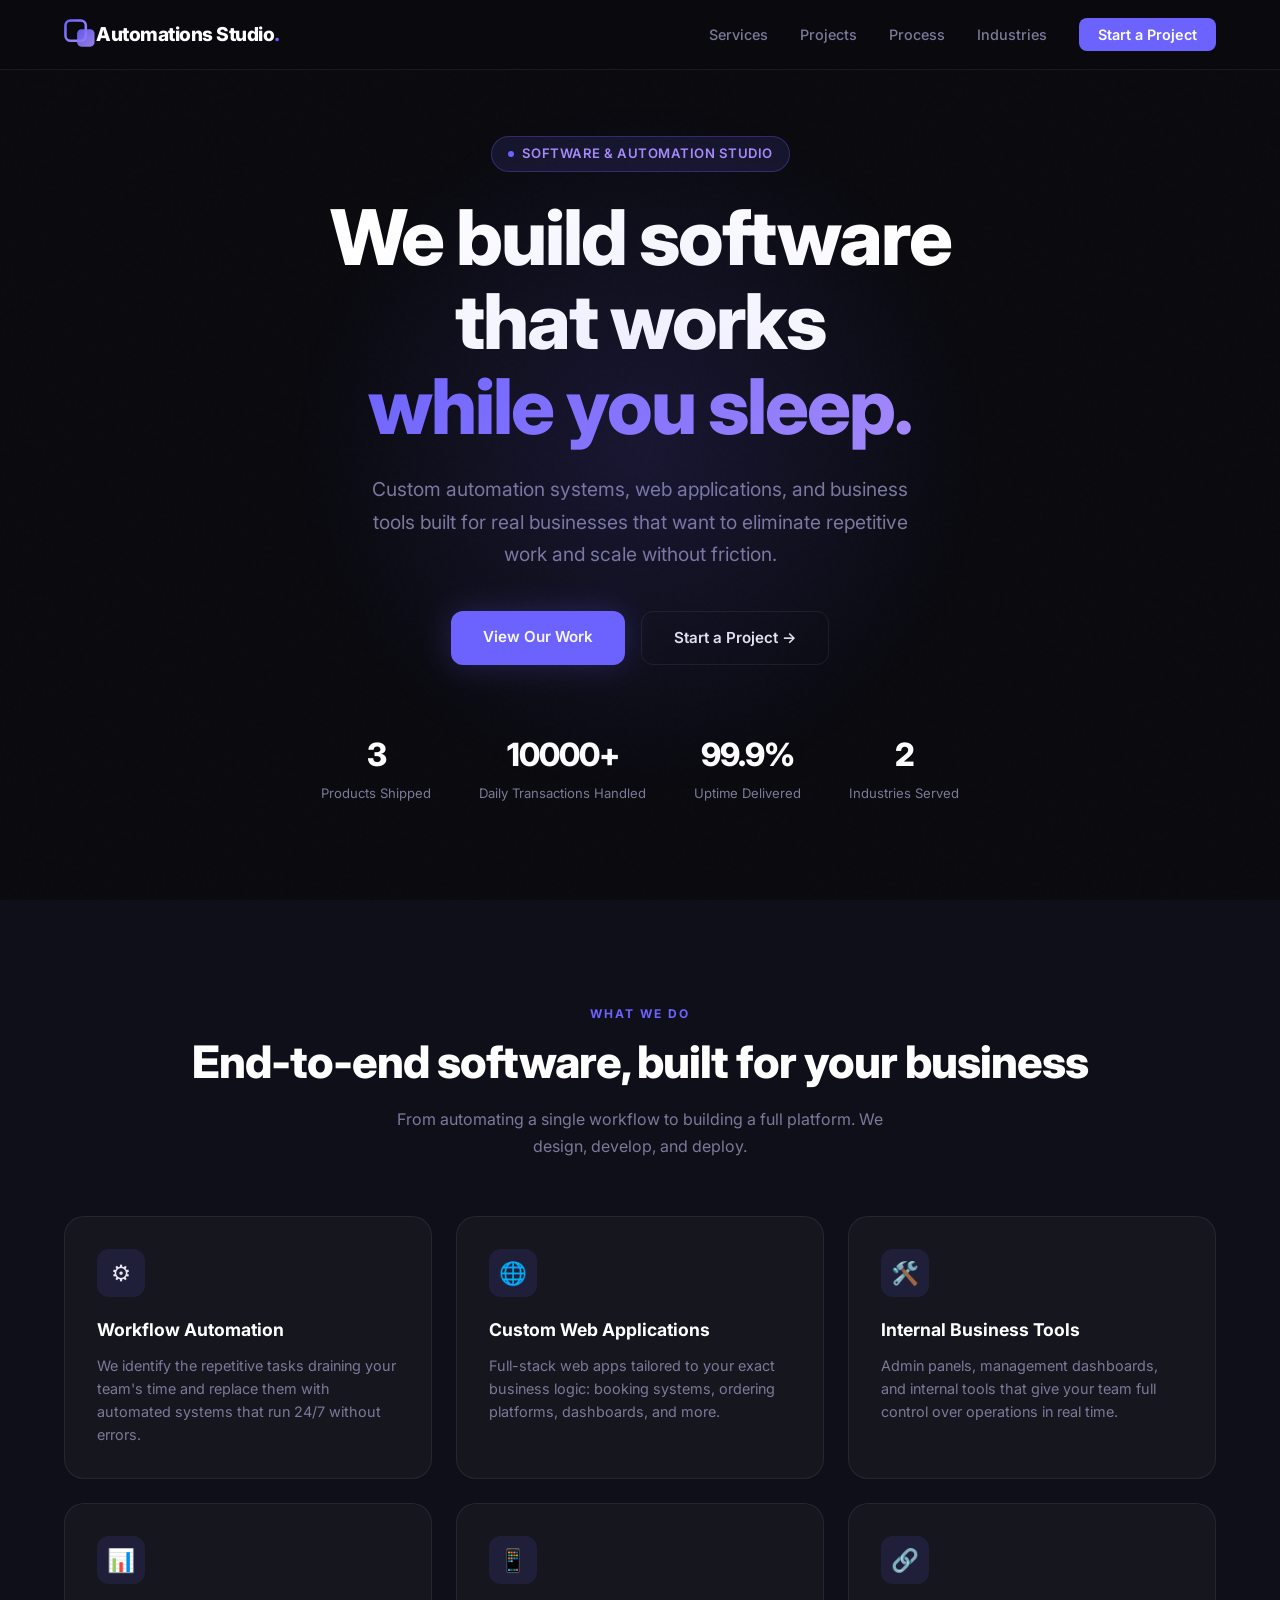
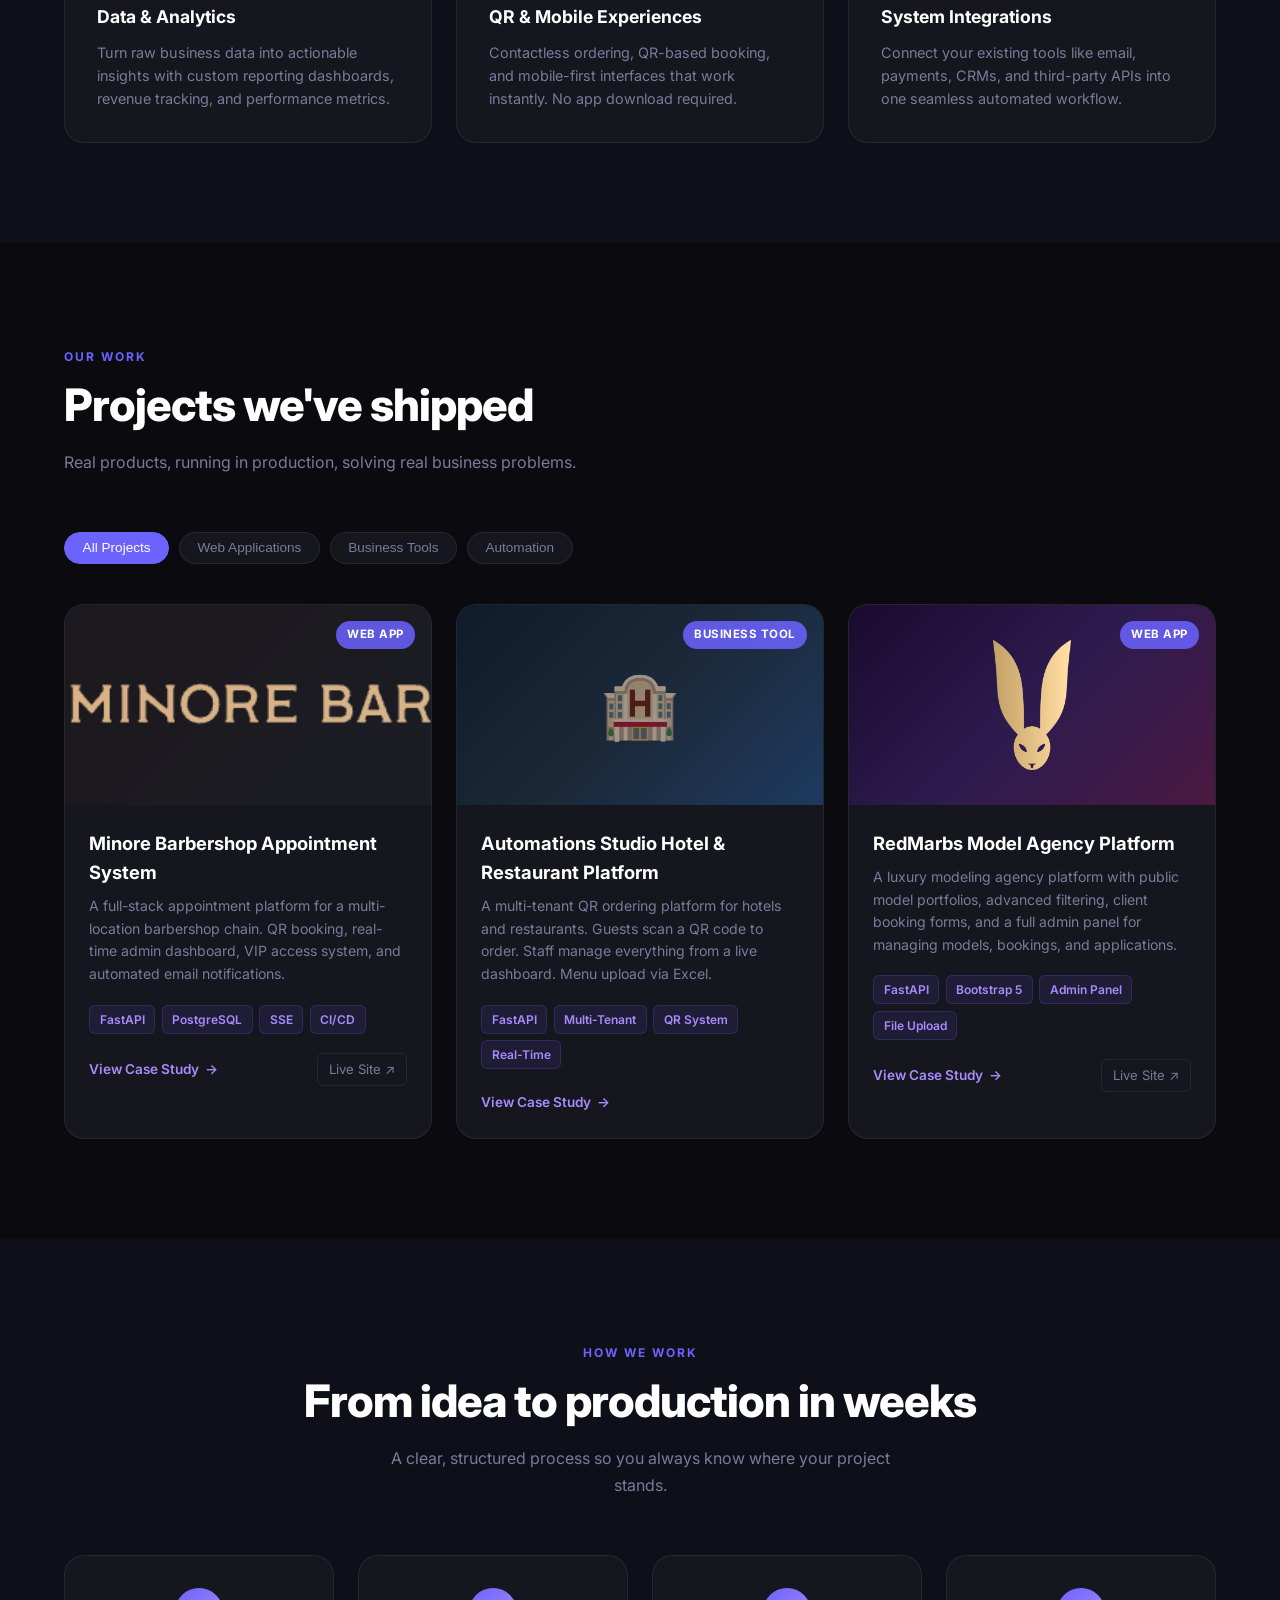
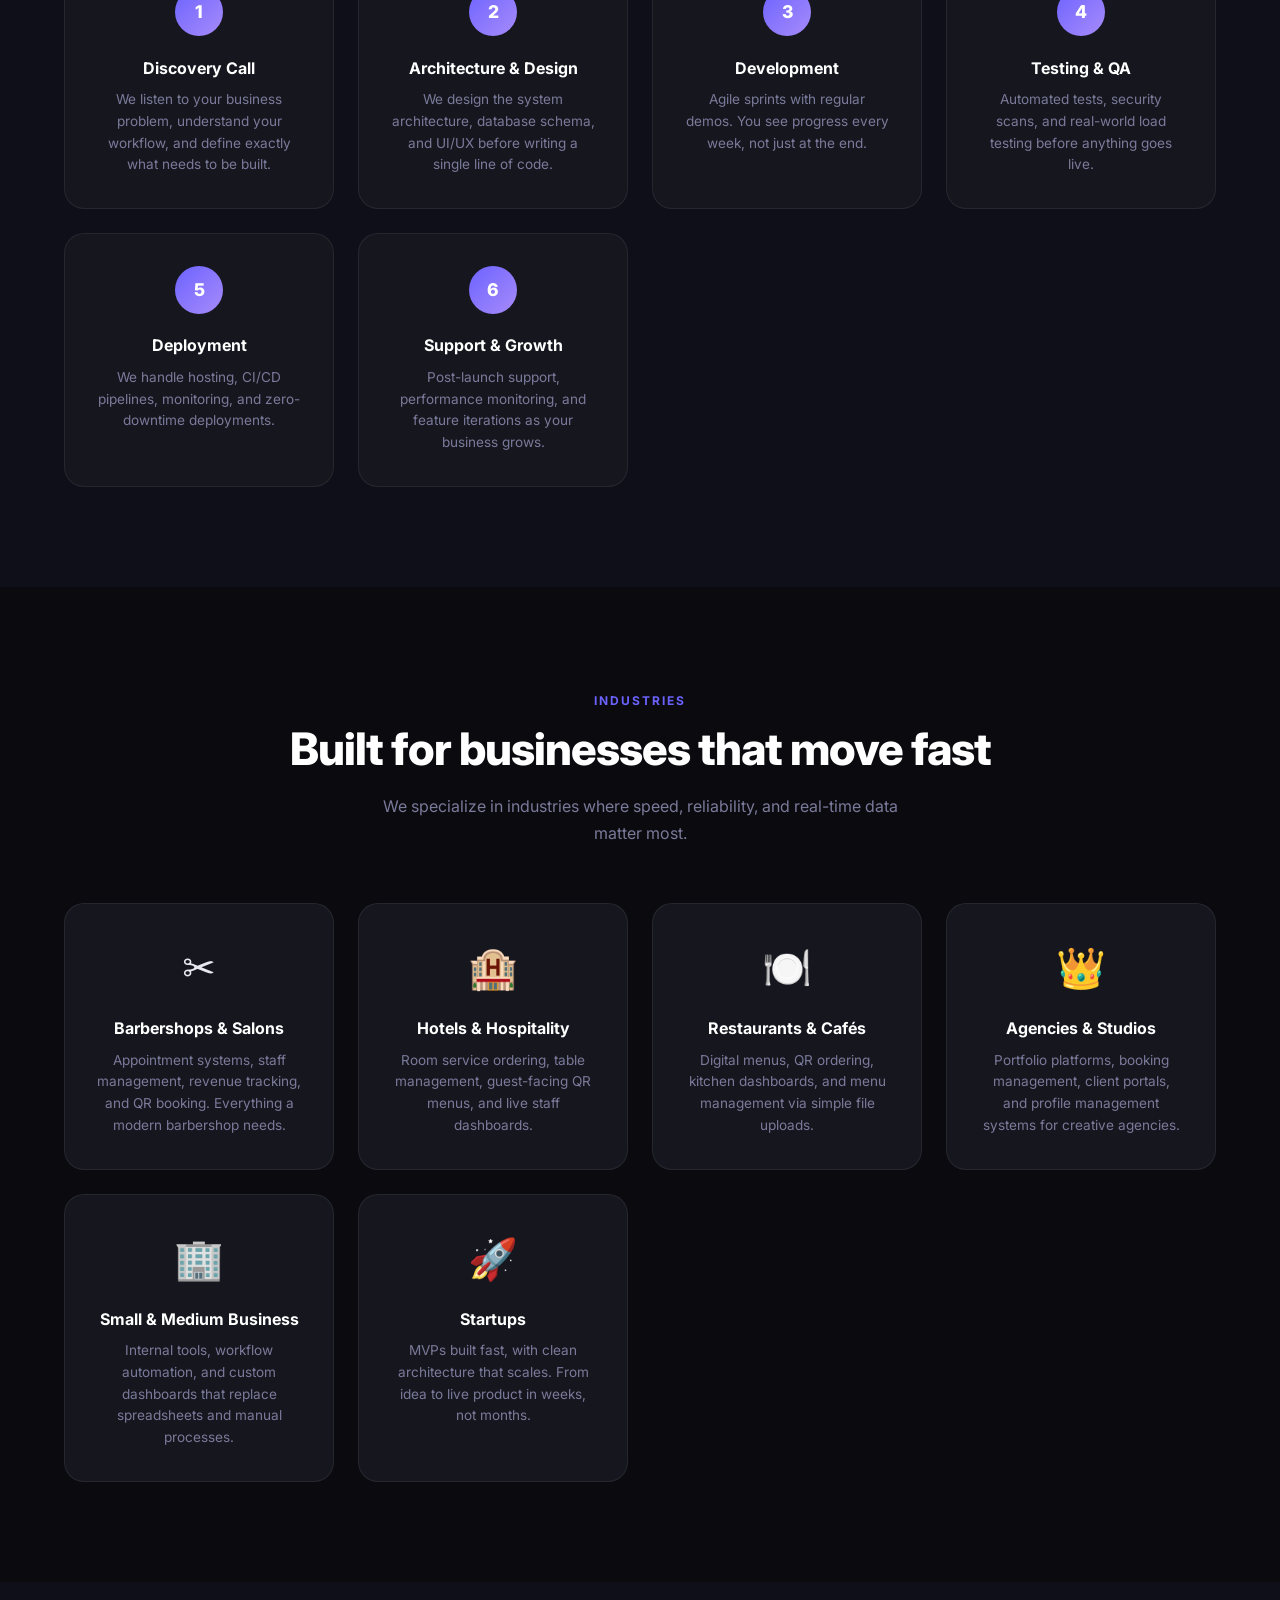
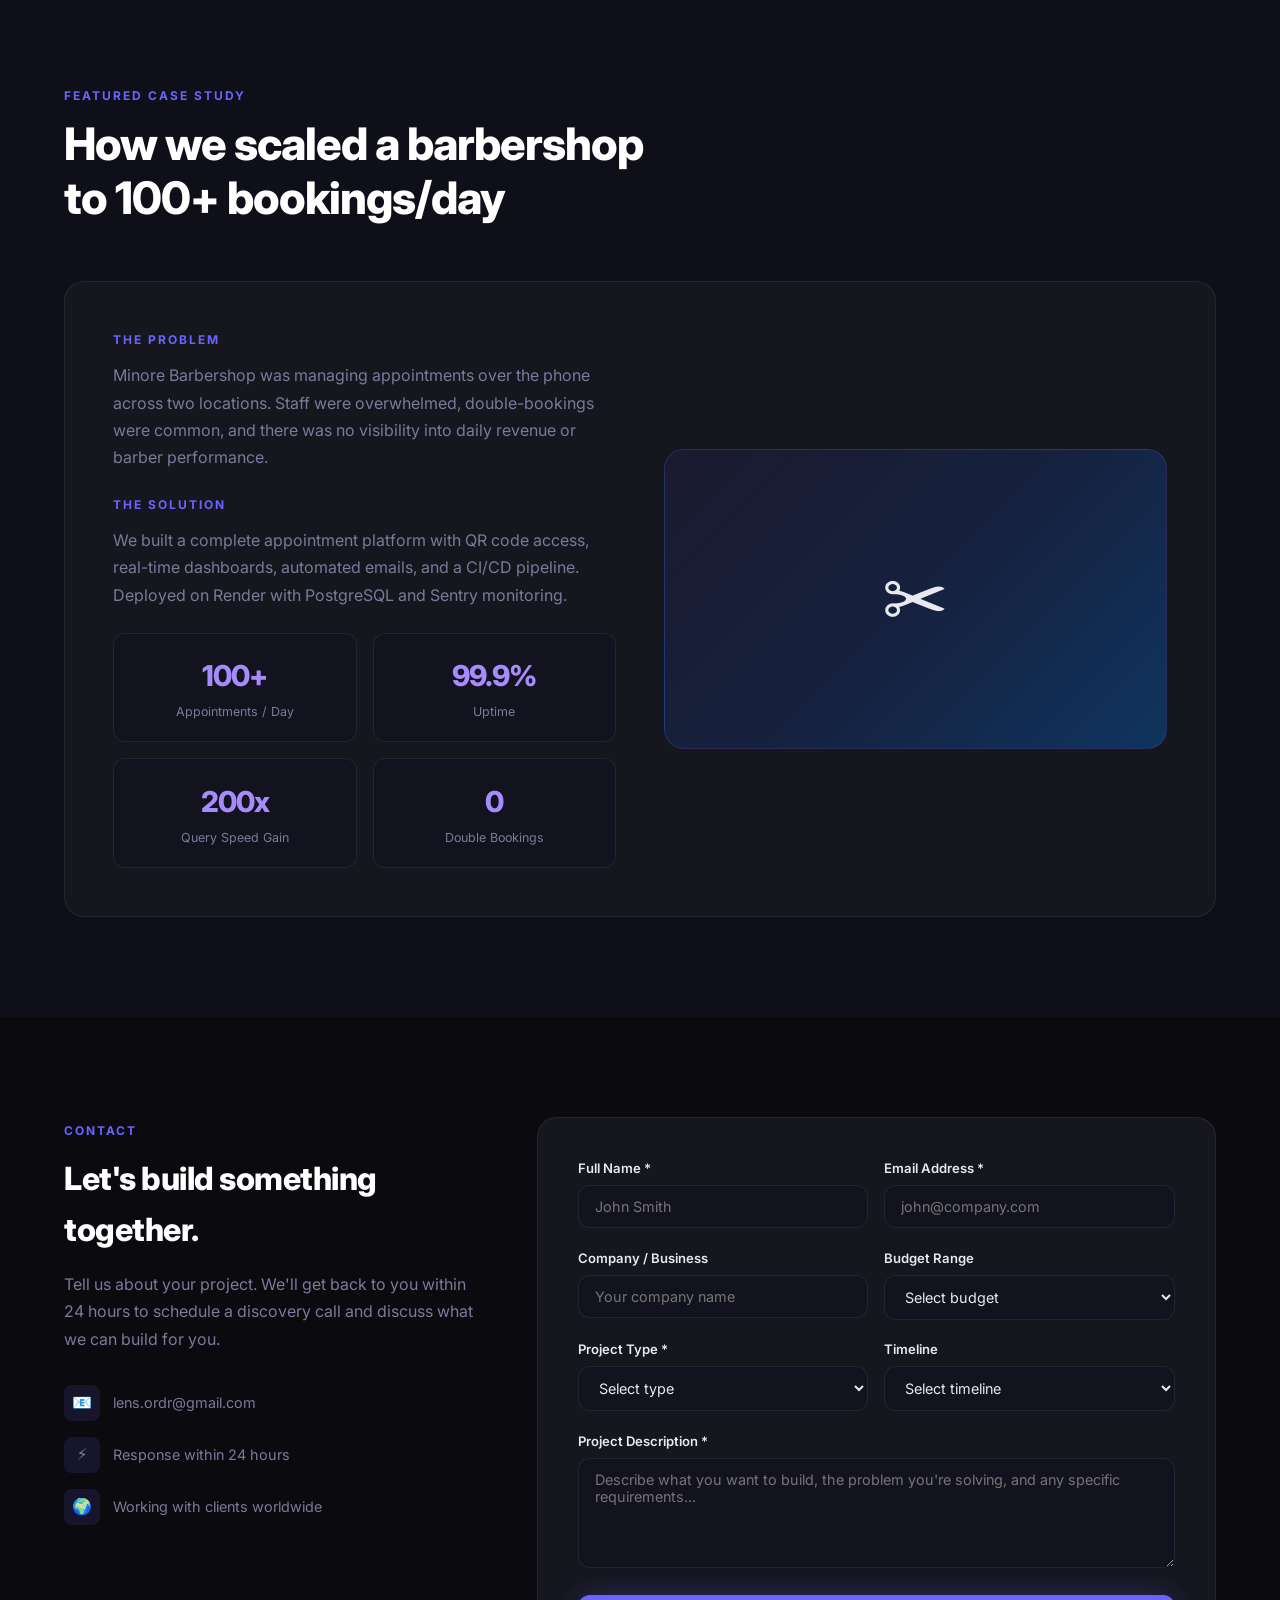
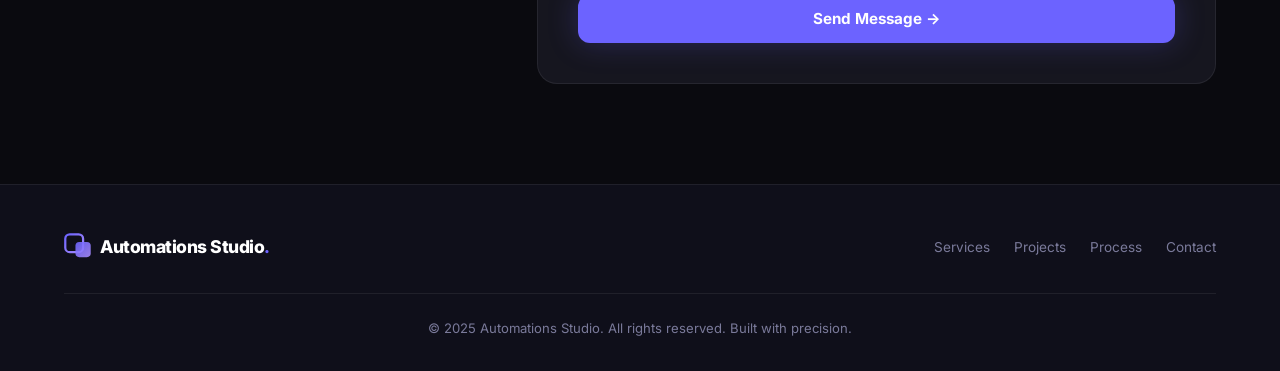
<file: index.html>
<!DOCTYPE html>
<html lang="en">
<head>
  <meta charset="UTF-8" />
  <meta name="viewport" content="width=device-width, initial-scale=1.0" />
  <title>Automations Studio | Software & Automation Studio</title>
  <meta name="description" content="We build automation systems, custom web applications, and business tools that eliminate repetitive work and scale your operations." />
  <link rel="preconnect" href="https://fonts.googleapis.com" />
  <link rel="preconnect" href="https://fonts.gstatic.com" crossorigin />
  <link href="https://fonts.googleapis.com/css2?family=Inter:wght@400;500;600;700;800&display=swap" rel="stylesheet" />
  <link rel="stylesheet" href="css/style.css" />
</head>
<body>

<!-- ===== NAV ===== -->
<nav>
  <a href="#hero" class="nav-logo">
    <svg xmlns="http://www.w3.org/2000/svg" viewBox="0 0 44 44" width="32" height="32">
      <defs>
        <linearGradient id="navgrad" x1="0%" y1="0%" x2="100%" y2="100%">
          <stop offset="0%" style="stop-color:#6c63ff"/>
          <stop offset="100%" style="stop-color:#a78bfa"/>
        </linearGradient>
      </defs>
      <rect x="2" y="2" width="28" height="28" rx="7" fill="none" stroke="url(#navgrad)" stroke-width="3.5"/>
      <rect x="18" y="14" width="24" height="24" rx="6" fill="url(#navgrad)" opacity="0.9"/>
    </svg>
    <span style="color:#ffffff;font-weight:800;font-size:1.2rem;letter-spacing:-0.5px;">Automations Studio<span style="color:#6c63ff;">.</span></span>
  </a>
  <ul class="nav-links">
    <li><a href="#services">Services</a></li>
    <li><a href="#projects">Projects</a></li>
    <li><a href="#process">Process</a></li>
    <li><a href="#industries">Industries</a></li>
    <li><a href="#contact" class="nav-cta">Start a Project</a></li>
  </ul>
  <div class="hamburger">
    <span></span><span></span><span></span>
  </div>
</nav>

<!-- ===== HERO ===== -->
<section id="hero">
  <div class="hero-glow"></div>
  <div>
    <div class="hero-badge">Software & Automation Studio</div>
    <h1 class="hero-title">
      We build software<br />that works<br />
      <span class="gradient-text">while you sleep.</span>
    </h1>
    <p class="hero-sub">
      Custom automation systems, web applications, and business tools built for real businesses that want to eliminate repetitive work and scale without friction.
    </p>
    <div class="hero-actions">
      <a href="#projects" class="btn-primary">View Our Work</a>
      <a href="#contact" class="btn-secondary">Start a Project →</a>
    </div>
    <div class="hero-stats">
      <div class="stat">
        <div class="stat-num" data-val="3" data-suffix="">3</div>
        <div class="stat-label">Products Shipped</div>
      </div>
      <div class="stat">
        <div class="stat-num" data-val="10000" data-suffix="+">100+</div>
        <div class="stat-label">Daily Transactions Handled</div>
      </div>
      <div class="stat">
        <div class="stat-num" data-val="99" data-suffix=".9%">99.9%</div>
        <div class="stat-label">Uptime Delivered</div>
      </div>
      <div class="stat">
        <div class="stat-num" data-val="2" data-suffix="">2</div>
        <div class="stat-label">Industries Served</div>
      </div>
    </div>
  </div>
</section>

<!-- ===== SERVICES ===== -->
<section id="services">
  <div class="section-header centered">
    <span class="section-label">What We Do</span>
    <h2 class="section-title">End-to-end software, built for your business</h2>
    <p class="section-sub">From automating a single workflow to building a full platform. We design, develop, and deploy.</p>
  </div>
  <div class="services-grid">
    <div class="service-card fade-up">
      <div class="service-icon">⚙️</div>
      <h3>Workflow Automation</h3>
      <p>We identify the repetitive tasks draining your team's time and replace them with automated systems that run 24/7 without errors.</p>
    </div>
    <div class="service-card fade-up">
      <div class="service-icon">🌐</div>
      <h3>Custom Web Applications</h3>
      <p>Full-stack web apps tailored to your exact business logic: booking systems, ordering platforms, dashboards, and more.</p>
    </div>
    <div class="service-card fade-up">
      <div class="service-icon">🛠️</div>
      <h3>Internal Business Tools</h3>
      <p>Admin panels, management dashboards, and internal tools that give your team full control over operations in real time.</p>
    </div>
    <div class="service-card fade-up">
      <div class="service-icon">📊</div>
      <h3>Data & Analytics</h3>
      <p>Turn raw business data into actionable insights with custom reporting dashboards, revenue tracking, and performance metrics.</p>
    </div>
    <div class="service-card fade-up">
      <div class="service-icon">📱</div>
      <h3>QR & Mobile Experiences</h3>
      <p>Contactless ordering, QR-based booking, and mobile-first interfaces that work instantly. No app download required.</p>
    </div>
    <div class="service-card fade-up">
      <div class="service-icon">🔗</div>
      <h3>System Integrations</h3>
      <p>Connect your existing tools like email, payments, CRMs, and third-party APIs into one seamless automated workflow.</p>
    </div>
  </div>
</section>

<!-- ===== PROJECTS ===== -->
<section id="projects">
  <div class="section-header">
    <span class="section-label">Our Work</span>
    <h2 class="section-title">Projects we've shipped</h2>
    <p class="section-sub">Real products, running in production, solving real business problems.</p>
  </div>
  <div class="projects-filter">
    <button class="filter-btn active" data-filter="all">All Projects</button>
    <button class="filter-btn" data-filter="webapp">Web Applications</button>
    <button class="filter-btn" data-filter="tool">Business Tools</button>
    <button class="filter-btn" data-filter="automation">Automation</button>
  </div>
  <div class="projects-grid">

    <!-- Barbershop -->
    <div class="project-card fade-up" data-category="webapp" onclick="openModal('barbershop')">
      <div class="project-thumb project-thumb-barber">
        <img src="images/MinoreBarber/Screenshot 2026-03-15 at 09.03.05.png" alt="Minore Barbershop" style="width:100%;height:100%;object-fit:cover;opacity:0.85;" />
        <span class="project-tag">Web App</span>
      </div>
      <div class="project-body">
        <h3>Minore Barbershop Appointment System</h3>
        <p>A full-stack appointment platform for a multi-location barbershop chain. QR booking, real-time admin dashboard, VIP access system, and automated email notifications.</p>
        <div class="project-stack">
          <span class="stack-tag">FastAPI</span>
          <span class="stack-tag">PostgreSQL</span>
          <span class="stack-tag">SSE</span>
          <span class="stack-tag">CI/CD</span>
        </div>
        <div style="display:flex;align-items:center;justify-content:space-between;margin-top:0.5rem;">
          <span class="project-link" onclick="event.stopPropagation()">View Case Study <span>→</span></span>
          <a href="https://www.minorebarber.com/" target="_blank" onclick="event.stopPropagation()" style="font-size:0.82rem;color:var(--muted);border:1px solid var(--border);padding:0.3rem 0.7rem;border-radius:6px;transition:all 0.2s;" onmouseover="this.style.borderColor='var(--accent)';this.style.color='var(--accent2)'" onmouseout="this.style.borderColor='var(--border)';this.style.color='var(--muted)'">Live Site ↗</a>
        </div>
      </div>
    </div>

    <!-- Hotel / Automations Studio -->
    <div class="project-card fade-up" data-category="tool" onclick="openModal('hotel')">
      <div class="project-thumb project-thumb-hotel">
        <div class="project-thumb-icon">🏨</div>
        <span class="project-tag">Business Tool</span>
      </div>
      <div class="project-body">
        <h3>Automations Studio Hotel & Restaurant Platform</h3>
        <p>A multi-tenant QR ordering platform for hotels and restaurants. Guests scan a QR code to order. Staff manage everything from a live dashboard. Menu upload via Excel.</p>
        <div class="project-stack">
          <span class="stack-tag">FastAPI</span>
          <span class="stack-tag">Multi-Tenant</span>
          <span class="stack-tag">QR System</span>
          <span class="stack-tag">Real-Time</span>
        </div>
        <span class="project-link">View Case Study <span>→</span></span>
      </div>
    </div>

    <!-- RedMarbs -->
    <div class="project-card fade-up" data-category="webapp" onclick="openModal('redmarbs')">
      <div class="project-thumb project-thumb-agency" style="padding:2rem;">
        <img src="images/RedMarbs/bunny_vector.png" alt="RedMarbs" style="max-height:130px;width:auto;object-fit:contain;filter:brightness(1.1);" />
        <span class="project-tag">Web App</span>
      </div>
      <div class="project-body">
        <h3>RedMarbs Model Agency Platform</h3>
        <p>A luxury modeling agency platform with public model portfolios, advanced filtering, client booking forms, and a full admin panel for managing models, bookings, and applications.</p>
        <div class="project-stack">
          <span class="stack-tag">FastAPI</span>
          <span class="stack-tag">Bootstrap 5</span>
          <span class="stack-tag">Admin Panel</span>
          <span class="stack-tag">File Upload</span>
        </div>
        <div style="display:flex;align-items:center;justify-content:space-between;margin-top:0.5rem;">
          <span class="project-link" onclick="event.stopPropagation()">View Case Study <span>→</span></span>
          <a href="https://www.redmarbs.com/" target="_blank" onclick="event.stopPropagation()" style="font-size:0.82rem;color:var(--muted);border:1px solid var(--border);padding:0.3rem 0.7rem;border-radius:6px;transition:all 0.2s;" onmouseover="this.style.borderColor='var(--accent)';this.style.color='var(--accent2)'" onmouseout="this.style.borderColor='var(--border)';this.style.color='var(--muted)'">Live Site ↗</a>
        </div>
      </div>
    </div>

  </div>
</section>

<!-- ===== PROCESS ===== -->
<section id="process">
  <div class="section-header centered">
    <span class="section-label">How We Work</span>
    <h2 class="section-title">From idea to production in weeks</h2>
    <p class="section-sub">A clear, structured process so you always know where your project stands.</p>
  </div>
  <div class="process-steps">
    <div class="process-step fade-up">
      <div class="step-num">1</div>
      <h3>Discovery Call</h3>
      <p>We listen to your business problem, understand your workflow, and define exactly what needs to be built.</p>
    </div>
    <div class="process-step fade-up">
      <div class="step-num">2</div>
      <h3>Architecture & Design</h3>
      <p>We design the system architecture, database schema, and UI/UX before writing a single line of code.</p>
    </div>
    <div class="process-step fade-up">
      <div class="step-num">3</div>
      <h3>Development</h3>
      <p>Agile sprints with regular demos. You see progress every week, not just at the end.</p>
    </div>
    <div class="process-step fade-up">
      <div class="step-num">4</div>
      <h3>Testing & QA</h3>
      <p>Automated tests, security scans, and real-world load testing before anything goes live.</p>
    </div>
    <div class="process-step fade-up">
      <div class="step-num">5</div>
      <h3>Deployment</h3>
      <p>We handle hosting, CI/CD pipelines, monitoring, and zero-downtime deployments.</p>
    </div>
    <div class="process-step fade-up">
      <div class="step-num">6</div>
      <h3>Support & Growth</h3>
      <p>Post-launch support, performance monitoring, and feature iterations as your business grows.</p>
    </div>
  </div>
</section>

<!-- ===== INDUSTRIES ===== -->
<section id="industries">
  <div class="section-header centered">
    <span class="section-label">Industries</span>
    <h2 class="section-title">Built for businesses that move fast</h2>
    <p class="section-sub">We specialize in industries where speed, reliability, and real-time data matter most.</p>
  </div>
  <div class="industries-grid">
    <div class="industry-card fade-up">
      <div class="industry-icon">✂️</div>
      <h3>Barbershops & Salons</h3>
      <p>Appointment systems, staff management, revenue tracking, and QR booking. Everything a modern barbershop needs.</p>
    </div>
    <div class="industry-card fade-up">
      <div class="industry-icon">🏨</div>
      <h3>Hotels & Hospitality</h3>
      <p>Room service ordering, table management, guest-facing QR menus, and live staff dashboards.</p>
    </div>
    <div class="industry-card fade-up">
      <div class="industry-icon">🍽️</div>
      <h3>Restaurants & Cafés</h3>
      <p>Digital menus, QR ordering, kitchen dashboards, and menu management via simple file uploads.</p>
    </div>
    <div class="industry-card fade-up">
      <div class="industry-icon">👑</div>
      <h3>Agencies & Studios</h3>
      <p>Portfolio platforms, booking management, client portals, and profile management systems for creative agencies.</p>
    </div>
    <div class="industry-card fade-up">
      <div class="industry-icon">🏢</div>
      <h3>Small & Medium Business</h3>
      <p>Internal tools, workflow automation, and custom dashboards that replace spreadsheets and manual processes.</p>
    </div>
    <div class="industry-card fade-up">
      <div class="industry-icon">🚀</div>
      <h3>Startups</h3>
      <p>MVPs built fast, with clean architecture that scales. From idea to live product in weeks, not months.</p>
    </div>
  </div>
</section>

<!-- ===== CASE STUDY ===== -->
<section id="case-study">
  <div class="section-header">
    <span class="section-label">Featured Case Study</span>
    <h2 class="section-title">How we scaled a barbershop<br />to 100+ bookings/day</h2>
  </div>
  <div class="case-study-inner">
    <div class="case-study-content">
      <div class="case-label">The Problem</div>
      <p>Minore Barbershop was managing appointments over the phone across two locations. Staff were overwhelmed, double-bookings were common, and there was no visibility into daily revenue or barber performance.</p>
      <div class="case-label" style="margin-top:1.5rem">The Solution</div>
      <p>We built a complete appointment platform with QR code access, real-time dashboards, automated emails, and a CI/CD pipeline. Deployed on Render with PostgreSQL and Sentry monitoring.</p>
      <div class="case-metrics">
        <div class="metric">
          <div class="metric-val">100+</div>
          <div class="metric-label">Appointments / Day</div>
        </div>
        <div class="metric">
          <div class="metric-val">99.9%</div>
          <div class="metric-label">Uptime</div>
        </div>
        <div class="metric">
          <div class="metric-val">200x</div>
          <div class="metric-label">Query Speed Gain</div>
        </div>
        <div class="metric">
          <div class="metric-val">0</div>
          <div class="metric-label">Double Bookings</div>
        </div>
      </div>
    </div>
    <div class="case-visual">✂️</div>
  </div>
</section>

<!-- ===== CONTACT ===== -->
<section id="contact">
  <div class="contact-wrapper">
    <div class="contact-info">
      <span class="section-label">Contact</span>
      <h2>Let's build something together.</h2>
      <p>Tell us about your project. We'll get back to you within 24 hours to schedule a discovery call and discuss what we can build for you.</p>
      <div class="contact-items">
        <div class="contact-item">
          <div class="contact-item-icon">📧</div>
          lens.ordr@gmail.com
        </div>
        <div class="contact-item">
          <div class="contact-item-icon">⚡</div>
          Response within 24 hours
        </div>
        <div class="contact-item">
          <div class="contact-item-icon">🌍</div>
          Working with clients worldwide
        </div>
      </div>
    </div>

    <form class="contact-form" id="contact-form" action="https://formspree.io/f/maqpdjdb" method="POST">
      <div class="form-row">
        <div class="form-group">
          <label>Full Name *</label>
          <input type="text" name="name" placeholder="John Smith" required />
        </div>
        <div class="form-group">
          <label>Email Address *</label>
          <input type="email" name="email" placeholder="john@company.com" required />
        </div>
      </div>
      <div class="form-row">
        <div class="form-group">
          <label>Company / Business</label>
          <input type="text" name="company" placeholder="Your company name" />
        </div>
        <div class="form-group">
          <label>Budget Range</label>
          <select name="budget">
            <option value="">Select budget</option>
            <option>Under €1,000</option>
            <option>€1,000 – €5,000</option>
            <option>€5,000 – €15,000</option>
            <option>€15,000+</option>
            <option>Let's discuss</option>
          </select>
        </div>
      </div>
      <div class="form-row">
        <div class="form-group">
          <label>Project Type *</label>
          <select name="project_type" required>
            <option value="">Select type</option>
            <option>Workflow Automation</option>
            <option>Web Application</option>
            <option>Business Dashboard</option>
            <option>QR / Mobile Experience</option>
            <option>System Integration</option>
            <option>Other</option>
          </select>
        </div>
        <div class="form-group">
          <label>Timeline</label>
          <select name="timeline">
            <option value="">Select timeline</option>
            <option>ASAP</option>
            <option>1 – 2 months</option>
            <option>3 – 6 months</option>
            <option>Flexible</option>
          </select>
        </div>
      </div>
      <div class="form-group">
        <label>Project Description *</label>
        <textarea name="message" placeholder="Describe what you want to build, the problem you're solving, and any specific requirements..." required></textarea>
      </div>
      <button type="submit" class="form-submit">Send Message →</button>
    </form>
  </div>
</section>

<!-- ===== FOOTER ===== -->
<footer>
  <div class="footer-inner">
    <div class="footer-logo">
      <svg xmlns="http://www.w3.org/2000/svg" viewBox="0 0 44 44" width="28" height="28">
        <defs>
          <linearGradient id="footergrad" x1="0%" y1="0%" x2="100%" y2="100%">
            <stop offset="0%" style="stop-color:#6c63ff"/>
            <stop offset="100%" style="stop-color:#a78bfa"/>
          </linearGradient>
        </defs>
        <rect x="2" y="2" width="28" height="28" rx="7" fill="none" stroke="url(#footergrad)" stroke-width="3.5"/>
        <rect x="18" y="14" width="24" height="24" rx="6" fill="url(#footergrad)" opacity="0.9"/>
      </svg>
      <span style="color:#ffffff;font-weight:800;font-size:1.1rem;letter-spacing:-0.5px;">Automations Studio<span style="color:#6c63ff;">.</span></span>
    </div>
    <ul class="footer-links">
      <li><a href="#services">Services</a></li>
      <li><a href="#projects">Projects</a></li>
      <li><a href="#process">Process</a></li>
      <li><a href="#contact">Contact</a></li>
    </ul>
  </div>
  <p class="footer-copy">© 2025 Automations Studio. All rights reserved. Built with precision.</p>
</footer>

<!-- ===== PROJECT MODAL ===== -->
<div class="modal-overlay" id="modal-overlay">
  <div class="modal">
    <button class="modal-close">✕</button>
    <div class="modal-tag" id="modal-tag"></div>
    <h2 id="modal-title"></h2>
    <a id="modal-live" href="" target="_blank" style="display:inline-flex;align-items:center;gap:0.4rem;background:var(--accent);color:white;padding:0.5rem 1.2rem;border-radius:8px;font-size:0.85rem;font-weight:600;margin-bottom:1.5rem;transition:opacity 0.2s;" onmouseover="this.style.opacity='0.85'" onmouseout="this.style.opacity='1'">Visit Live Site ↗</a>
    <div class="modal-section">
      <h4>The Problem</h4>
      <p id="modal-problem"></p>
    </div>
    <div class="modal-section">
      <h4>Our Solution</h4>
      <p id="modal-solution"></p>
    </div>
    <div class="modal-section">
      <h4>Key Features</h4>
      <ul class="modal-features" id="modal-features"></ul>
    </div>
    <div class="modal-section">
      <h4>Results</h4>
      <p id="modal-results"></p>
    </div>
    <div class="modal-section">
      <h4>Tech Stack</h4>
      <div class="modal-stack" id="modal-stack"></div>
    </div>
  </div>
</div>

<script src="js/main.js"></script>
</body>
</html>
</file>
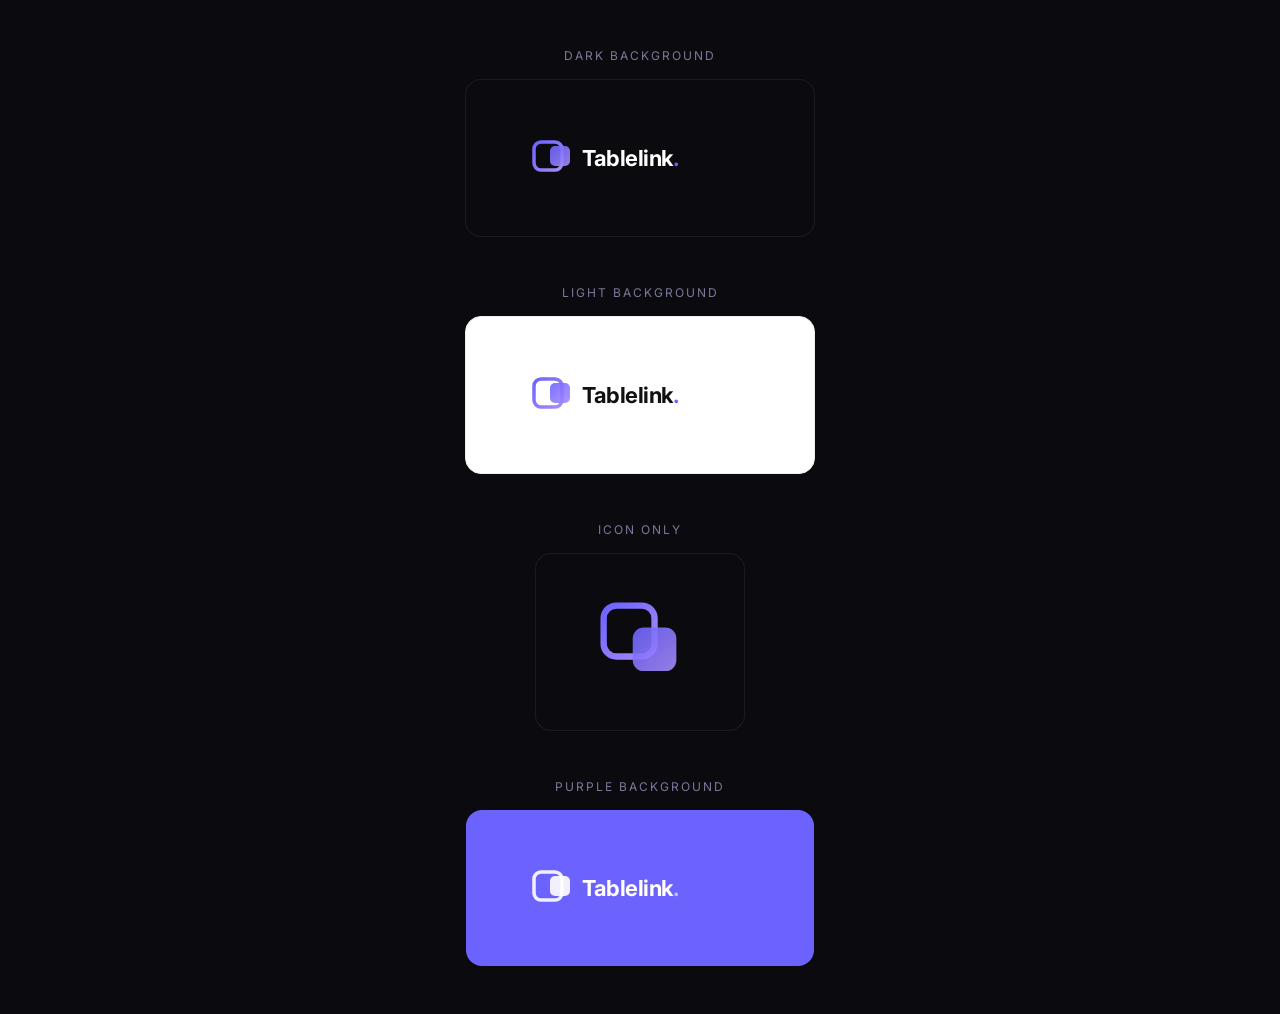
<file: images/logo-preview.html>
<!DOCTYPE html>
<html>
<head>
  <meta charset="UTF-8"/>
  <link href="https://fonts.googleapis.com/css2?family=Inter:wght@700;800&display=swap" rel="stylesheet"/>
  <style>
    * { margin: 0; padding: 0; box-sizing: border-box; }
    body { font-family: Inter, sans-serif; background: #0a0a0f; display: flex; flex-direction: column; align-items: center; justify-content: center; min-height: 100vh; gap: 3rem; padding: 3rem; }
    .label { color: #7a7a9a; font-size: 0.75rem; letter-spacing: 2px; text-transform: uppercase; margin-bottom: 1rem; text-align: center; }
    .box { display: flex; align-items: center; justify-content: center; padding: 3rem 4rem; border-radius: 16px; }
    .dark { background: #0a0a0f; border: 1px solid rgba(255,255,255,0.07); }
    .light { background: #ffffff; border: 1px solid #eee; }
    .purple { background: #6c63ff; }
  </style>
</head>
<body>

  <div>
    <div class="label">Dark Background</div>
    <div class="box dark">
      <svg xmlns="http://www.w3.org/2000/svg" viewBox="0 0 220 60" width="220" height="60">
        <defs>
          <linearGradient id="g1" x1="0%" y1="0%" x2="100%" y2="100%">
            <stop offset="0%" style="stop-color:#6c63ff"/>
            <stop offset="100%" style="stop-color:#a78bfa"/>
          </linearGradient>
        </defs>
        <rect x="4" y="14" width="28" height="28" rx="7" fill="none" stroke="url(#g1)" stroke-width="3.5"/>
        <rect x="20" y="18" width="20" height="20" rx="5" fill="url(#g1)" opacity="0.9"/>
        <text x="52" y="38" font-family="Inter,sans-serif" font-size="22" font-weight="700" letter-spacing="-0.5" fill="#ffffff">Tablelink<tspan fill="#6c63ff">.</tspan></text>
      </svg>
    </div>
  </div>

  <div>
    <div class="label">Light Background</div>
    <div class="box light">
      <svg xmlns="http://www.w3.org/2000/svg" viewBox="0 0 220 60" width="220" height="60">
        <defs>
          <linearGradient id="g2" x1="0%" y1="0%" x2="100%" y2="100%">
            <stop offset="0%" style="stop-color:#6c63ff"/>
            <stop offset="100%" style="stop-color:#a78bfa"/>
          </linearGradient>
        </defs>
        <rect x="4" y="14" width="28" height="28" rx="7" fill="none" stroke="url(#g2)" stroke-width="3.5"/>
        <rect x="20" y="18" width="20" height="20" rx="5" fill="url(#g2)" opacity="0.9"/>
        <text x="52" y="38" font-family="Inter,sans-serif" font-size="22" font-weight="700" letter-spacing="-0.5" fill="#111111">Tablelink<tspan fill="#6c63ff">.</tspan></text>
      </svg>
    </div>
  </div>

  <div>
    <div class="label">Icon Only</div>
    <div class="box dark">
      <svg xmlns="http://www.w3.org/2000/svg" viewBox="0 0 44 44" width="80" height="80">
        <defs>
          <linearGradient id="g3" x1="0%" y1="0%" x2="100%" y2="100%">
            <stop offset="0%" style="stop-color:#6c63ff"/>
            <stop offset="100%" style="stop-color:#a78bfa"/>
          </linearGradient>
        </defs>
        <rect x="2" y="2" width="28" height="28" rx="7" fill="none" stroke="url(#g3)" stroke-width="3.5"/>
        <rect x="18" y="14" width="24" height="24" rx="6" fill="url(#g3)" opacity="0.9"/>
      </svg>
    </div>
  </div>

  <div>
    <div class="label">Purple Background</div>
    <div class="box purple">
      <svg xmlns="http://www.w3.org/2000/svg" viewBox="0 0 220 60" width="220" height="60">
        <rect x="4" y="14" width="28" height="28" rx="7" fill="none" stroke="rgba(255,255,255,0.9)" stroke-width="3.5"/>
        <rect x="20" y="18" width="20" height="20" rx="5" fill="white" opacity="0.9"/>
        <text x="52" y="38" font-family="Inter,sans-serif" font-size="22" font-weight="700" letter-spacing="-0.5" fill="#ffffff">Tablelink<tspan fill="rgba(255,255,255,0.6)">.</tspan></text>
      </svg>
    </div>
  </div>

</body>
</html>
</file>
<file: css/style.css>
/* ===== RESET & BASE ===== */
*, *::before, *::after { margin: 0; padding: 0; box-sizing: border-box; }

:root {
  --bg: #0a0a0f;
  --bg2: #0f0f1a;
  --bg3: #13131f;
  --card: #16161f;
  --border: rgba(255,255,255,0.07);
  --accent: #6c63ff;
  --accent2: #a78bfa;
  --accent-glow: rgba(108,99,255,0.25);
  --text: #e8e8f0;
  --muted: #7a7a9a;
  --white: #ffffff;
  --radius: 12px;
  --radius-lg: 20px;
  --font: 'Inter', system-ui, sans-serif;
}

html { scroll-behavior: smooth; }

body {
  font-family: var(--font);
  background: var(--bg);
  color: var(--text);
  line-height: 1.6;
  overflow-x: hidden;
}

a { text-decoration: none; color: inherit; }
img { max-width: 100%; display: block; }

/* ===== SCROLLBAR ===== */
::-webkit-scrollbar { width: 6px; }
::-webkit-scrollbar-track { background: var(--bg); }
::-webkit-scrollbar-thumb { background: var(--accent); border-radius: 3px; }

/* ===== NOISE OVERLAY ===== */
body::before {
  content: '';
  position: fixed;
  inset: 0;
  background-image: url("data:image/svg+xml,%3Csvg viewBox='0 0 256 256' xmlns='http://www.w3.org/2000/svg'%3E%3Cfilter id='noise'%3E%3CfeTurbulence type='fractalNoise' baseFrequency='0.9' numOctaves='4' stitchTiles='stitch'/%3E%3C/filter%3E%3Crect width='100%25' height='100%25' filter='url(%23noise)' opacity='0.03'/%3E%3C/svg%3E");
  pointer-events: none;
  z-index: 0;
  opacity: 0.4;
}

/* ===== NAV ===== */
nav {
  position: fixed;
  top: 0; left: 0; right: 0;
  z-index: 1000;
  padding: 0 5%;
  height: 70px;
  display: flex;
  align-items: center;
  justify-content: space-between;
  background: rgba(10,10,15,0.85);
  backdrop-filter: blur(20px);
  border-bottom: 1px solid var(--border);
  transition: all 0.3s;
}

.nav-logo {
  font-size: 1.3rem;
  font-weight: 800;
  letter-spacing: -0.5px;
  color: var(--white);
  display: flex;
  align-items: center;
}

.nav-logo span { color: var(--accent); }

.nav-links {
  display: flex;
  gap: 2rem;
  list-style: none;
}

.nav-links a {
  font-size: 0.9rem;
  color: var(--muted);
  font-weight: 500;
  transition: color 0.2s;
}

.nav-links a:hover { color: var(--white); }

.nav-cta {
  background: var(--accent);
  color: var(--white) !important;
  padding: 0.5rem 1.2rem;
  border-radius: 8px;
  font-weight: 600 !important;
  transition: opacity 0.2s !important;
}

.nav-cta:hover { opacity: 0.85; color: var(--white) !important; }

.hamburger {
  display: none;
  flex-direction: column;
  gap: 5px;
  cursor: pointer;
  padding: 4px;
}

.hamburger span {
  display: block;
  width: 24px;
  height: 2px;
  background: var(--text);
  border-radius: 2px;
  transition: all 0.3s;
}

/* ===== HERO ===== */
#hero {
  min-height: 100vh;
  display: flex;
  align-items: center;
  justify-content: center;
  text-align: center;
  padding: 120px 5% 80px;
  position: relative;
  overflow: hidden;
}

.hero-glow {
  position: absolute;
  width: 700px;
  height: 700px;
  background: radial-gradient(circle, rgba(108,99,255,0.15) 0%, transparent 70%);
  top: 50%;
  left: 50%;
  transform: translate(-50%, -50%);
  pointer-events: none;
}

.hero-badge {
  display: inline-flex;
  align-items: center;
  gap: 0.5rem;
  background: rgba(108,99,255,0.12);
  border: 1px solid rgba(108,99,255,0.3);
  color: var(--accent2);
  padding: 0.4rem 1rem;
  border-radius: 50px;
  font-size: 0.82rem;
  font-weight: 600;
  letter-spacing: 0.5px;
  text-transform: uppercase;
  margin-bottom: 1.5rem;
}

.hero-badge::before {
  content: '';
  width: 6px;
  height: 6px;
  background: var(--accent);
  border-radius: 50%;
  animation: pulse 2s infinite;
}

@keyframes pulse {
  0%, 100% { opacity: 1; transform: scale(1); }
  50% { opacity: 0.5; transform: scale(1.4); }
}

.hero-title {
  font-size: clamp(2.8rem, 6vw, 5rem);
  font-weight: 800;
  line-height: 1.1;
  letter-spacing: -2px;
  color: var(--white);
  margin-bottom: 1.5rem;
}

.hero-title .gradient-text {
  background: linear-gradient(135deg, var(--accent) 0%, var(--accent2) 100%);
  -webkit-background-clip: text;
  -webkit-text-fill-color: transparent;
  background-clip: text;
}

.hero-sub {
  font-size: clamp(1rem, 2vw, 1.2rem);
  color: var(--muted);
  max-width: 580px;
  margin: 0 auto 2.5rem;
  line-height: 1.7;
}

.hero-actions {
  display: flex;
  gap: 1rem;
  justify-content: center;
  flex-wrap: wrap;
}

.btn-primary {
  background: var(--accent);
  color: var(--white);
  padding: 0.85rem 2rem;
  border-radius: var(--radius);
  font-weight: 600;
  font-size: 0.95rem;
  border: none;
  cursor: pointer;
  transition: all 0.2s;
  box-shadow: 0 0 30px var(--accent-glow);
}

.btn-primary:hover {
  transform: translateY(-2px);
  box-shadow: 0 0 50px var(--accent-glow);
}

.btn-secondary {
  background: transparent;
  color: var(--text);
  padding: 0.85rem 2rem;
  border-radius: var(--radius);
  font-weight: 600;
  font-size: 0.95rem;
  border: 1px solid var(--border);
  cursor: pointer;
  transition: all 0.2s;
}

.btn-secondary:hover {
  border-color: var(--accent);
  color: var(--accent2);
}

.hero-stats {
  display: flex;
  gap: 3rem;
  justify-content: center;
  margin-top: 4rem;
  flex-wrap: wrap;
}

.stat { text-align: center; }
.stat-num {
  font-size: 2rem;
  font-weight: 800;
  color: var(--white);
  letter-spacing: -1px;
}
.stat-num span { color: var(--accent); }
.stat-label { font-size: 0.82rem; color: var(--muted); margin-top: 0.2rem; }

/* ===== SECTIONS ===== */
section { padding: 100px 5%; position: relative; z-index: 1; }

.section-label {
  display: inline-block;
  font-size: 0.75rem;
  font-weight: 700;
  letter-spacing: 2px;
  text-transform: uppercase;
  color: var(--accent);
  margin-bottom: 0.8rem;
}

.section-title {
  font-size: clamp(1.8rem, 3.5vw, 2.8rem);
  font-weight: 800;
  color: var(--white);
  letter-spacing: -1px;
  line-height: 1.2;
  margin-bottom: 1rem;
}

.section-sub {
  font-size: 1rem;
  color: var(--muted);
  max-width: 520px;
  line-height: 1.7;
}

.section-header { margin-bottom: 3.5rem; }
.section-header.centered { text-align: center; }
.section-header.centered .section-sub { margin: 0 auto; }

/* ===== SERVICES ===== */
#services { background: var(--bg2); }

.services-grid {
  display: grid;
  grid-template-columns: repeat(auto-fit, minmax(280px, 1fr));
  gap: 1.5rem;
}

.service-card {
  background: var(--card);
  border: 1px solid var(--border);
  border-radius: var(--radius-lg);
  padding: 2rem;
  transition: all 0.3s;
  position: relative;
  overflow: hidden;
}

.service-card::before {
  content: '';
  position: absolute;
  top: 0; left: 0; right: 0;
  height: 2px;
  background: linear-gradient(90deg, var(--accent), var(--accent2));
  opacity: 0;
  transition: opacity 0.3s;
}

.service-card:hover { transform: translateY(-4px); border-color: rgba(108,99,255,0.3); }
.service-card:hover::before { opacity: 1; }

.service-icon {
  width: 48px;
  height: 48px;
  background: rgba(108,99,255,0.12);
  border-radius: 12px;
  display: flex;
  align-items: center;
  justify-content: center;
  font-size: 1.4rem;
  margin-bottom: 1.2rem;
}

.service-card h3 {
  font-size: 1.1rem;
  font-weight: 700;
  color: var(--white);
  margin-bottom: 0.6rem;
}

.service-card p { font-size: 0.9rem; color: var(--muted); line-height: 1.6; }

/* ===== PROJECTS ===== */
#projects { background: var(--bg); }

.projects-filter {
  display: flex;
  gap: 0.6rem;
  flex-wrap: wrap;
  margin-bottom: 2.5rem;
}

.filter-btn {
  background: var(--card);
  border: 1px solid var(--border);
  color: var(--muted);
  padding: 0.45rem 1.1rem;
  border-radius: 50px;
  font-size: 0.85rem;
  font-weight: 500;
  cursor: pointer;
  transition: all 0.2s;
}

.filter-btn.active, .filter-btn:hover {
  background: var(--accent);
  border-color: var(--accent);
  color: var(--white);
}

.projects-grid {
  display: grid;
  grid-template-columns: repeat(auto-fit, minmax(340px, 1fr));
  gap: 1.5rem;
}

.project-card {
  background: var(--card);
  border: 1px solid var(--border);
  border-radius: var(--radius-lg);
  overflow: hidden;
  transition: all 0.3s;
  cursor: pointer;
}

.project-card:hover { transform: translateY(-6px); border-color: rgba(108,99,255,0.4); box-shadow: 0 20px 60px rgba(0,0,0,0.4); }

.project-thumb {
  height: 200px;
  position: relative;
  overflow: hidden;
  display: flex;
  align-items: center;
  justify-content: center;
}

.project-thumb-barber { background: linear-gradient(135deg, #1a1a2e 0%, #16213e 50%, #0f3460 100%); }
.project-thumb-hotel { background: linear-gradient(135deg, #0d1b2a 0%, #1b2838 50%, #1e3a5f 100%); }
.project-thumb-agency { background: linear-gradient(135deg, #1a0a2e 0%, #2d1b4e 50%, #4a1942 100%); }

.project-thumb-icon {
  font-size: 4rem;
  opacity: 0.6;
  transition: all 0.3s;
}

.project-card:hover .project-thumb-icon { transform: scale(1.1); opacity: 0.9; }

.project-tag {
  position: absolute;
  top: 1rem;
  right: 1rem;
  background: rgba(108,99,255,0.85);
  color: white;
  font-size: 0.72rem;
  font-weight: 700;
  letter-spacing: 0.5px;
  text-transform: uppercase;
  padding: 0.3rem 0.7rem;
  border-radius: 50px;
}

.project-body { padding: 1.5rem; }

.project-body h3 {
  font-size: 1.15rem;
  font-weight: 700;
  color: var(--white);
  margin-bottom: 0.5rem;
}

.project-body p { font-size: 0.88rem; color: var(--muted); line-height: 1.6; margin-bottom: 1.2rem; }

.project-stack {
  display: flex;
  gap: 0.4rem;
  flex-wrap: wrap;
  margin-bottom: 1.2rem;
}

.stack-tag {
  background: rgba(108,99,255,0.1);
  border: 1px solid rgba(108,99,255,0.2);
  color: var(--accent2);
  font-size: 0.75rem;
  font-weight: 600;
  padding: 0.25rem 0.6rem;
  border-radius: 6px;
}

.project-link {
  display: inline-flex;
  align-items: center;
  gap: 0.4rem;
  color: var(--accent2);
  font-size: 0.85rem;
  font-weight: 600;
  transition: gap 0.2s;
}

.project-link:hover { gap: 0.7rem; }

/* ===== PROCESS ===== */
#process { background: var(--bg2); }

.process-steps {
  display: grid;
  grid-template-columns: repeat(auto-fit, minmax(220px, 1fr));
  gap: 1.5rem;
  position: relative;
}

.process-step {
  background: var(--card);
  border: 1px solid var(--border);
  border-radius: var(--radius-lg);
  padding: 2rem;
  text-align: center;
  transition: all 0.3s;
}

.process-step:hover { border-color: rgba(108,99,255,0.3); transform: translateY(-3px); }

.step-num {
  width: 48px;
  height: 48px;
  background: linear-gradient(135deg, var(--accent), var(--accent2));
  border-radius: 50%;
  display: flex;
  align-items: center;
  justify-content: center;
  font-size: 1.1rem;
  font-weight: 800;
  color: white;
  margin: 0 auto 1.2rem;
}

.process-step h3 {
  font-size: 1rem;
  font-weight: 700;
  color: var(--white);
  margin-bottom: 0.5rem;
}

.process-step p { font-size: 0.85rem; color: var(--muted); line-height: 1.6; }

/* ===== INDUSTRIES ===== */
#industries { background: var(--bg); }

.industries-grid {
  display: grid;
  grid-template-columns: repeat(auto-fit, minmax(240px, 1fr));
  gap: 1.5rem;
}

.industry-card {
  background: var(--card);
  border: 1px solid var(--border);
  border-radius: var(--radius-lg);
  padding: 2rem;
  transition: all 0.3s;
  text-align: center;
}

.industry-card:hover { border-color: rgba(108,99,255,0.3); transform: translateY(-3px); }

.industry-icon { font-size: 2.5rem; margin-bottom: 1rem; }

.industry-card h3 {
  font-size: 1rem;
  font-weight: 700;
  color: var(--white);
  margin-bottom: 0.5rem;
}

.industry-card p { font-size: 0.85rem; color: var(--muted); line-height: 1.6; }

/* ===== CASE STUDY ===== */
#case-study { background: var(--bg2); }

.case-study-inner {
  background: var(--card);
  border: 1px solid var(--border);
  border-radius: var(--radius-lg);
  padding: 3rem;
  display: grid;
  grid-template-columns: 1fr 1fr;
  gap: 3rem;
  align-items: center;
}

.case-label {
  font-size: 0.75rem;
  font-weight: 700;
  letter-spacing: 2px;
  text-transform: uppercase;
  color: var(--accent);
  margin-bottom: 0.8rem;
}

.case-study-content h2 {
  font-size: 1.8rem;
  font-weight: 800;
  color: var(--white);
  letter-spacing: -0.5px;
  margin-bottom: 1rem;
}

.case-study-content p { color: var(--muted); line-height: 1.7; margin-bottom: 1.5rem; }

.case-metrics {
  display: grid;
  grid-template-columns: 1fr 1fr;
  gap: 1rem;
}

.metric {
  background: var(--bg3);
  border: 1px solid var(--border);
  border-radius: var(--radius);
  padding: 1.2rem;
  text-align: center;
}

.metric-val {
  font-size: 1.8rem;
  font-weight: 800;
  color: var(--accent2);
  letter-spacing: -1px;
}

.metric-label { font-size: 0.78rem; color: var(--muted); margin-top: 0.2rem; }

.case-visual {
  background: linear-gradient(135deg, #1a1a2e, #16213e, #0f3460);
  border-radius: var(--radius-lg);
  height: 300px;
  display: flex;
  align-items: center;
  justify-content: center;
  font-size: 5rem;
  border: 1px solid rgba(108,99,255,0.2);
}

/* ===== CONTACT ===== */
#contact { background: var(--bg); }

.contact-wrapper {
  display: grid;
  grid-template-columns: 1fr 1.6fr;
  gap: 3rem;
  align-items: start;
}

.contact-info h2 {
  font-size: 2rem;
  font-weight: 800;
  color: var(--white);
  letter-spacing: -0.5px;
  margin-bottom: 1rem;
}

.contact-info p { color: var(--muted); line-height: 1.7; margin-bottom: 2rem; }

.contact-items { display: flex; flex-direction: column; gap: 1rem; }

.contact-item {
  display: flex;
  align-items: center;
  gap: 0.8rem;
  color: var(--muted);
  font-size: 0.9rem;
}

.contact-item-icon {
  width: 36px;
  height: 36px;
  background: rgba(108,99,255,0.12);
  border-radius: 8px;
  display: flex;
  align-items: center;
  justify-content: center;
  font-size: 1rem;
  flex-shrink: 0;
}

.contact-form {
  background: var(--card);
  border: 1px solid var(--border);
  border-radius: var(--radius-lg);
  padding: 2.5rem;
}

.form-row { display: grid; grid-template-columns: 1fr 1fr; gap: 1rem; }

.form-group { margin-bottom: 1.2rem; }

.form-group label {
  display: block;
  font-size: 0.82rem;
  font-weight: 600;
  color: var(--text);
  margin-bottom: 0.4rem;
}

.form-group input,
.form-group select,
.form-group textarea {
  width: 100%;
  background: var(--bg3);
  border: 1px solid var(--border);
  border-radius: var(--radius);
  padding: 0.75rem 1rem;
  color: var(--text);
  font-size: 0.9rem;
  font-family: var(--font);
  transition: border-color 0.2s;
  outline: none;
}

.form-group input:focus,
.form-group select:focus,
.form-group textarea:focus {
  border-color: var(--accent);
}

.form-group select option { background: var(--bg3); }
.form-group textarea { resize: vertical; min-height: 110px; }

.form-submit {
  width: 100%;
  background: var(--accent);
  color: white;
  border: none;
  padding: 0.9rem;
  border-radius: var(--radius);
  font-size: 0.95rem;
  font-weight: 700;
  cursor: pointer;
  transition: all 0.2s;
  box-shadow: 0 0 30px var(--accent-glow);
  font-family: var(--font);
}

.form-submit:hover { opacity: 0.88; transform: translateY(-1px); }

.form-success {
  display: none;
  text-align: center;
  padding: 2rem;
  color: var(--accent2);
  font-weight: 600;
}

/* ===== FOOTER ===== */
footer {
  background: var(--bg2);
  border-top: 1px solid var(--border);
  padding: 3rem 5% 2rem;
  position: relative;
  z-index: 1;
}

.footer-inner {
  display: flex;
  justify-content: space-between;
  align-items: center;
  flex-wrap: wrap;
  gap: 1.5rem;
}

.footer-logo {
  font-size: 1.2rem;
  font-weight: 800;
  color: var(--white);
  display: flex;
  align-items: center;
  gap: 0.5rem;
}

.footer-logo span { color: var(--accent); }

.footer-links {
  display: flex;
  gap: 1.5rem;
  list-style: none;
}

.footer-links a {
  font-size: 0.85rem;
  color: var(--muted);
  transition: color 0.2s;
}

.footer-links a:hover { color: var(--white); }

.footer-copy {
  font-size: 0.82rem;
  color: var(--muted);
  text-align: center;
  margin-top: 2rem;
  padding-top: 1.5rem;
  border-top: 1px solid var(--border);
}

/* ===== MODAL ===== */
.modal-overlay {
  position: fixed;
  inset: 0;
  background: rgba(0,0,0,0.85);
  backdrop-filter: blur(8px);
  z-index: 2000;
  display: flex;
  align-items: center;
  justify-content: center;
  padding: 2rem;
  opacity: 0;
  pointer-events: none;
  transition: opacity 0.3s;
}

.modal-overlay.open { opacity: 1; pointer-events: all; }

.modal {
  background: var(--card);
  border: 1px solid var(--border);
  border-radius: var(--radius-lg);
  max-width: 700px;
  width: 100%;
  max-height: 85vh;
  overflow-y: auto;
  padding: 2.5rem;
  transform: translateY(20px);
  transition: transform 0.3s;
}

.modal-overlay.open .modal { transform: translateY(0); }

.modal-close {
  float: right;
  background: none;
  border: none;
  color: var(--muted);
  font-size: 1.5rem;
  cursor: pointer;
  line-height: 1;
  transition: color 0.2s;
}

.modal-close:hover { color: var(--white); }

.modal h2 {
  font-size: 1.6rem;
  font-weight: 800;
  color: var(--white);
  margin-bottom: 0.5rem;
  letter-spacing: -0.5px;
}

.modal-tag {
  display: inline-block;
  background: rgba(108,99,255,0.15);
  color: var(--accent2);
  font-size: 0.75rem;
  font-weight: 700;
  letter-spacing: 1px;
  text-transform: uppercase;
  padding: 0.3rem 0.8rem;
  border-radius: 50px;
  margin-bottom: 1.5rem;
}

.modal-section { margin-bottom: 1.5rem; }

.modal-section h4 {
  font-size: 0.8rem;
  font-weight: 700;
  letter-spacing: 1.5px;
  text-transform: uppercase;
  color: var(--accent);
  margin-bottom: 0.6rem;
}

.modal-section p { color: var(--muted); font-size: 0.9rem; line-height: 1.7; }

.modal-features {
  list-style: none;
  display: flex;
  flex-direction: column;
  gap: 0.4rem;
}

.modal-features li {
  color: var(--muted);
  font-size: 0.88rem;
  padding-left: 1.2rem;
  position: relative;
}

.modal-features li::before {
  content: '→';
  position: absolute;
  left: 0;
  color: var(--accent);
}

.modal-stack {
  display: flex;
  gap: 0.5rem;
  flex-wrap: wrap;
}

/* ===== ANIMATIONS ===== */
.fade-up {
  opacity: 0;
  transform: translateY(30px);
  transition: opacity 0.6s ease, transform 0.6s ease;
}

.fade-up.visible { opacity: 1; transform: translateY(0); }

/* ===== RESPONSIVE ===== */
@media (max-width: 900px) {
  .case-study-inner { grid-template-columns: 1fr; }
  .contact-wrapper { grid-template-columns: 1fr; }
  .case-visual { height: 200px; }
}

@media (max-width: 768px) {
  .nav-links { display: none; }
  .hamburger { display: flex; }
  .nav-links.open {
    display: flex;
    flex-direction: column;
    position: absolute;
    top: 70px; left: 0; right: 0;
    background: var(--bg2);
    border-bottom: 1px solid var(--border);
    padding: 1.5rem 5%;
    gap: 1.2rem;
  }
  .form-row { grid-template-columns: 1fr; }
  .hero-stats { gap: 1.5rem; }
  .footer-inner { flex-direction: column; text-align: center; }
}
</file>
